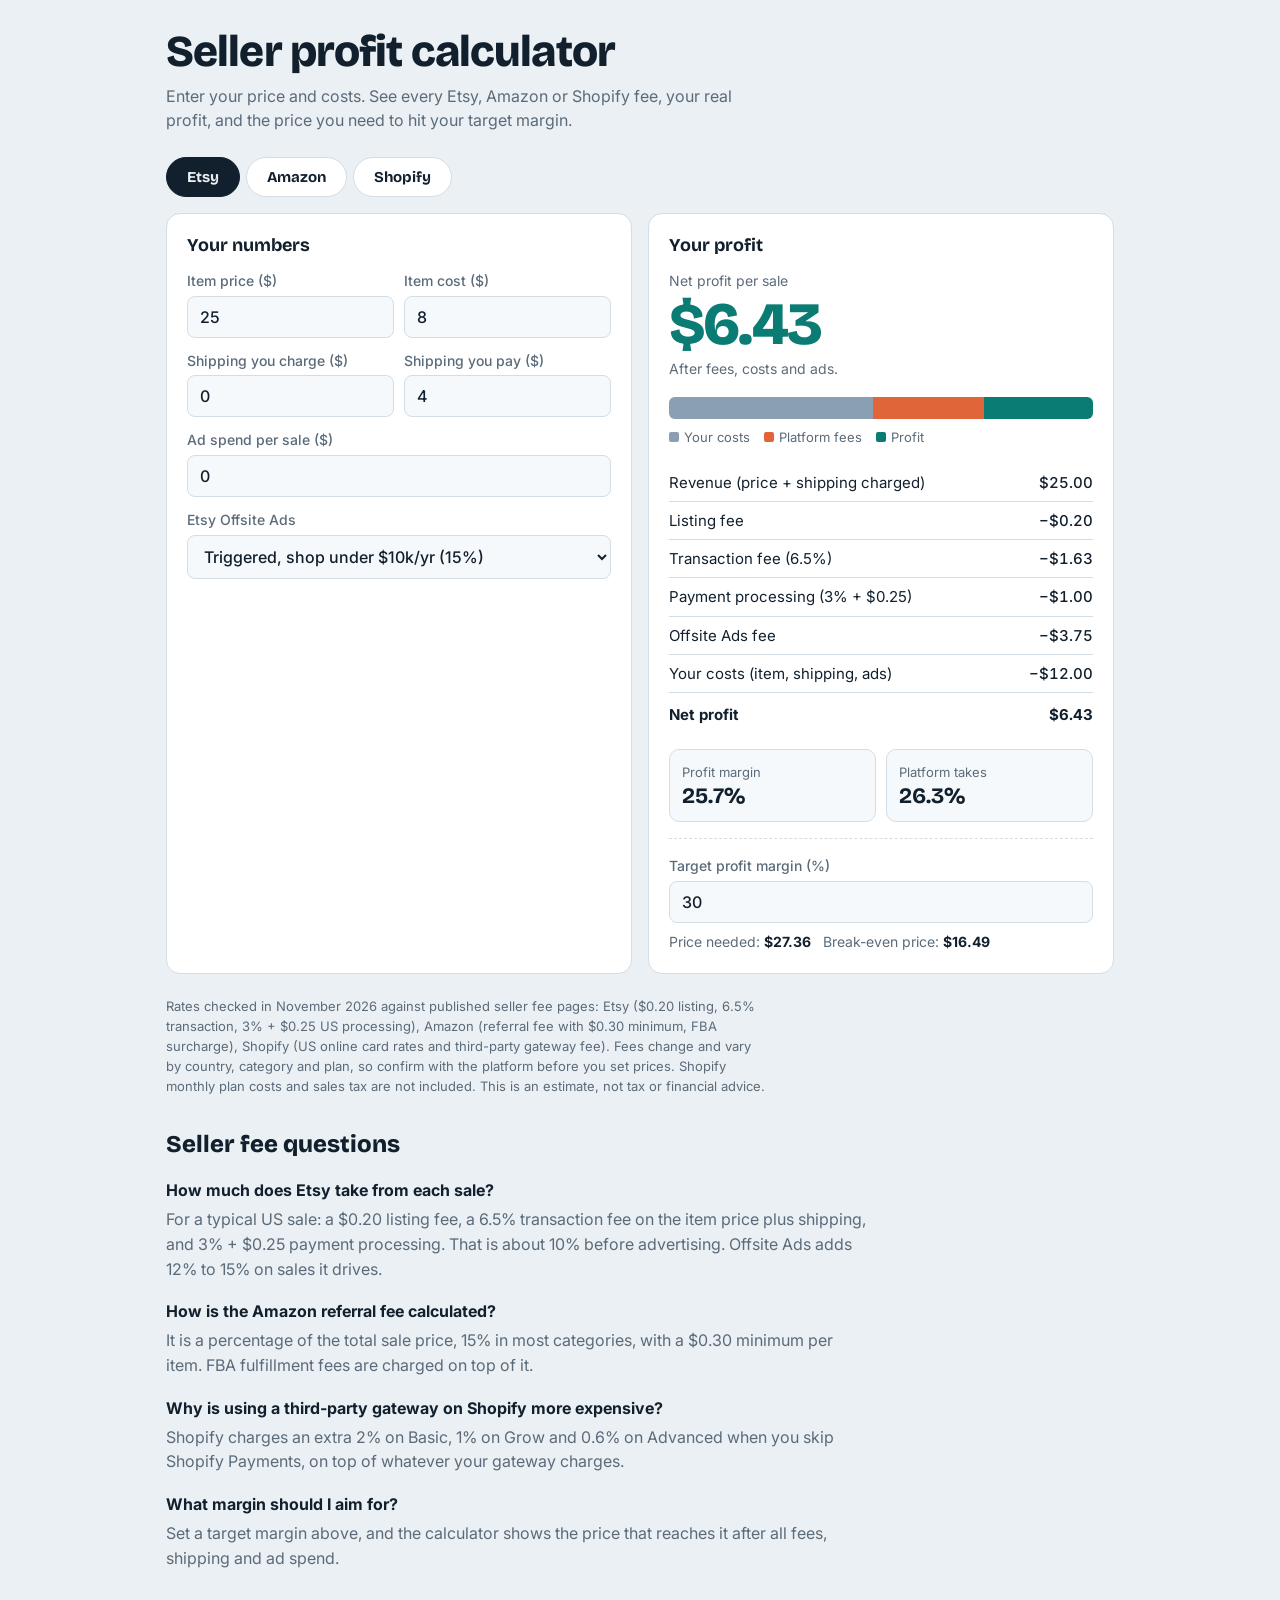
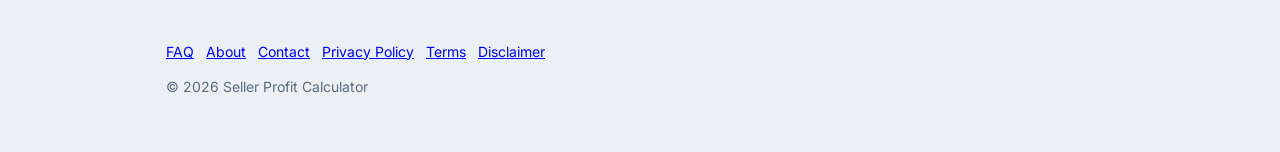
<file: seller-calculator-site/index.html>
<!DOCTYPE html>
<html lang="en">
<head>
<meta charset="utf-8">
<meta name="viewport" content="width=device-width, initial-scale=1, viewport-fit=cover">
<title>Seller Profit Calculator: Etsy, Amazon & Shopify Fees (2026)</title>
<link rel="canonical" href="https://YOURDOMAIN.com/index.html">
<meta name="description" content="Free Etsy, Amazon FBA and Shopify fee calculator. See fees, net profit, margin and the price you need to hit your target margin.">
<link rel="preconnect" href="https://fonts.googleapis.com">
<link href="https://fonts.googleapis.com/css2?family=Bricolage+Grotesque:wght@500;700;800&family=Inter:wght@400;500;600&display=swap" rel="stylesheet">
<style>
:root{--bg:#eaf0f4;--card:#fff;--ink:#12202e;--mute:#5b6b7a;--line:#d3dde5;--teal:#0a7c74;--fee:#e0663a;--cost:#8aa0b2;--bad:#b3261e;--field:#f6f9fb;
box-sizing:border-box;padding-top:env(safe-area-inset-top,0px);padding-bottom:env(safe-area-inset-bottom,0px)}
@media (prefers-color-scheme:dark){:root:not([data-theme="light"]){color-scheme:dark;--bg:#0e161e;--card:#16222d;--ink:#e8eff5;--mute:#92a4b4;--line:#27384a;--teal:#33c2b6;--fee:#f08455;--cost:#5d7488;--bad:#ff7b72;--field:#101a23}}
:root[data-theme="dark"]{color-scheme:dark;--bg:#0e161e;--card:#16222d;--ink:#e8eff5;--mute:#92a4b4;--line:#27384a;--teal:#33c2b6;--fee:#f08455;--cost:#5d7488;--bad:#ff7b72;--field:#101a23}
html{scroll-padding-top:env(safe-area-inset-top,0px)}
*{box-sizing:border-box}
body{margin:0;background:var(--bg);color:var(--ink);font:400 16px/1.55 Inter,system-ui,-apple-system,"Segoe UI",sans-serif}
.wrap{max-width:980px;margin:0 auto;padding:28px 16px 56px}
h1{font:800 clamp(28px,5vw,44px)/1.08 "Bricolage Grotesque",Inter,system-ui,sans-serif;margin:0 0 8px;letter-spacing:-.02em}
.sub{color:var(--mute);margin:0 0 24px;max-width:60ch}
.tabs{display:flex;gap:6px;margin-bottom:16px;flex-wrap:wrap}
.tab{font:700 15px "Bricolage Grotesque",Inter,sans-serif;border:1.5px solid var(--line);background:var(--card);color:var(--ink);padding:10px 20px;border-radius:999px;cursor:pointer}
.tab[aria-selected="true"]{background:var(--ink);color:var(--bg);border-color:var(--ink)}
.tab:focus-visible,input:focus-visible,select:focus-visible{outline:3px solid var(--teal);outline-offset:2px}
.grid{display:grid;grid-template-columns:1fr 1fr;gap:16px}
@media (max-width:760px){.grid{grid-template-columns:1fr}}
.card{background:var(--card);border:1px solid var(--line);border-radius:14px;padding:20px}
.card h2{font:700 18px "Bricolage Grotesque",Inter,sans-serif;margin:0 0 14px}
label{display:block;font-size:14px;font-weight:500;margin:0 0 12px}
label span{display:block;color:var(--mute);margin-bottom:4px}
input[type=number],select{width:100%;font:500 16px Inter,sans-serif;padding:10px 12px;border:1.5px solid var(--line);border-radius:8px;background:var(--field);color:var(--ink)}
.chk{display:flex;gap:10px;align-items:center;font-size:14px;margin:0 0 12px}
.chk input{width:18px;height:18px;accent-color:var(--teal)}
.row2{display:grid;grid-template-columns:1fr 1fr;gap:10px}
.panel[hidden]{display:none}
.big{font:800 clamp(40px,8vw,60px)/1 "Bricolage Grotesque",Inter,sans-serif;letter-spacing:-.03em;margin:2px 0 4px}
.big.neg{color:var(--bad)}.big.pos{color:var(--teal)}
.kicker{color:var(--mute);font-size:14px}
.bar{display:flex;height:22px;border-radius:6px;overflow:hidden;margin:18px 0 8px;background:var(--line)}
.bar i{display:block;height:100%;transition:width .25s}
.leg{display:flex;gap:14px;flex-wrap:wrap;font-size:13px;color:var(--mute);margin-bottom:16px}
.leg b{display:inline-block;width:10px;height:10px;border-radius:2px;margin-right:5px}
table{width:100%;border-collapse:collapse;font-size:15px}
td{padding:7px 0;border-bottom:1px solid var(--line)}
td:last-child{text-align:right;font-variant-numeric:tabular-nums;font-weight:500}
tr.tot td{font-weight:700;border-bottom:0;padding-top:10px}
.stats{display:grid;grid-template-columns:1fr 1fr;gap:10px;margin:16px 0 0}
.stat{background:var(--field);border:1px solid var(--line);border-radius:10px;padding:12px}
.stat small{display:block;color:var(--mute);font-size:13px}
.stat strong{font:700 22px "Bricolage Grotesque",Inter,sans-serif}
.tgt{margin-top:16px;padding-top:16px;border-top:1px dashed var(--line)}
.note{font-size:13px;color:var(--mute);margin-top:22px;max-width:75ch}
.faq{margin-top:34px}.faq h2{font:800 24px "Bricolage Grotesque",Inter,sans-serif}
.faq h3{font-size:16px;margin:18px 0 4px}.faq p{margin:0;color:var(--mute);max-width:70ch}
</style>
</head>
<body>
<div class="wrap">
<h1>Seller profit calculator</h1>
<p class="sub">Enter your price and costs. See every Etsy, Amazon or Shopify fee, your real profit, and the price you need to hit your target margin.</p>

<div class="tabs" role="tablist">
<button class="tab" role="tab" aria-selected="true" data-t="etsy">Etsy</button>
<button class="tab" role="tab" aria-selected="false" data-t="amazon">Amazon</button>
<button class="tab" role="tab" aria-selected="false" data-t="shopify">Shopify</button>
</div>

<div class="grid">
<div class="card">
<h2>Your numbers</h2>
<div class="row2">
<label><span>Item price ($)</span><input type="number" id="price" value="25" min="0" step="0.01" inputmode="decimal"></label>
<label><span>Item cost ($)</span><input type="number" id="cogs" value="8" min="0" step="0.01" inputmode="decimal"></label>
</div>
<div class="row2" id="shiprow">
<label><span>Shipping you charge ($)</span><input type="number" id="ship" value="0" min="0" step="0.01" inputmode="decimal"></label>
<label><span>Shipping you pay ($)</span><input type="number" id="shipc" value="4" min="0" step="0.01" inputmode="decimal"></label>
</div>
<label><span>Ad spend per sale ($)</span><input type="number" id="ads" value="0" min="0" step="0.01" inputmode="decimal"></label>

<div class="panel" data-p="etsy">
<label><span>Etsy Offsite Ads</span>
<select id="e_off"><option value="0">Not triggered</option><option value="0.15" selected>Triggered, shop under $10k/yr (15%)</option><option value="0.12">Triggered, shop over $10k/yr (12%)</option></select></label>
</div>

<div class="panel" data-p="amazon" hidden>
<label><span>Category (referral fee)</span>
<select id="a_cat"><option value="0.15">Most categories (15%)</option><option value="0.08">Consumer electronics / computers (8%)</option><option value="0.08">Full-size appliances (8%)</option><option value="0.12">Automotive / industrial (12%)</option><option value="0.10">Tires (10%)</option><option value="custom">Custom %</option></select></label>
<label id="a_cust_l" hidden><span>Custom referral fee (%)</span><input type="number" id="a_cust" value="15" min="0" max="100" step="0.1"></label>
<label><span>Fulfillment</span><select id="a_ful"><option value="fba">FBA (Amazon ships)</option><option value="fbm">FBM (you ship)</option></select></label>
<label id="a_fba_l"><span>FBA fulfillment fee ($, from Amazon’s fee table)</span><input type="number" id="a_fba" value="3.50" min="0" step="0.01" inputmode="decimal"></label>
<label id="a_sto_l"><span>Storage and other per unit ($)</span><input type="number" id="a_sto" value="0.20" min="0" step="0.01" inputmode="decimal"></label>
<div class="chk" id="a_sur_l"><input type="checkbox" id="a_sur" checked><label for="a_sur" style="margin:0">Add the 3.5% FBA fuel surcharge (since April 17, 2026)</label></div>
<div class="chk"><input type="checkbox" id="a_ind"><label for="a_ind" style="margin:0">Individual plan (+$0.99 per item)</label></div>
</div>

<div class="panel" data-p="shopify" hidden>
<label><span>Shopify plan</span><select id="s_plan"><option value="0.029|0.02">Basic (2.9% + $0.30)</option><option value="0.027|0.01">Grow (2.7% + $0.30)</option><option value="0.025|0.006">Advanced (2.5% + $0.30)</option></select></label>
<label><span>Payment gateway</span><select id="s_gw"><option value="sp">Shopify Payments</option><option value="tp">Third-party (PayPal, Stripe direct, etc.)</option></select></label>
<div class="row2" id="s_tp" hidden>
<label><span>Gateway rate (%)</span><input type="number" id="s_gr" value="2.9" min="0" step="0.01"></label>
<label><span>Gateway fixed fee ($)</span><input type="number" id="s_gf" value="0.30" min="0" step="0.01"></label>
</div>
<div class="chk"><input type="checkbox" id="s_int"><label for="s_int" style="margin:0">International card (+1.5%)</label></div>
</div>
</div>

<div class="card">
<h2>Your profit</h2>
<div class="kicker">Net profit per sale</div>
<div class="big" id="profit">$0.00</div>
<div class="kicker" id="verdict"></div>
<div class="bar" id="bar" aria-hidden="true"><i style="background:var(--cost)"></i><i style="background:var(--fee)"></i><i style="background:var(--teal)"></i></div>
<div class="leg"><span><b style="background:var(--cost)"></b>Your costs</span><span><b style="background:var(--fee)"></b>Platform fees</span><span><b style="background:var(--teal)"></b>Profit</span></div>
<table id="tbl"></table>
<div class="stats">
<div class="stat"><small>Profit margin</small><strong id="margin">0%</strong></div>
<div class="stat"><small>Platform takes</small><strong id="take">0%</strong></div>
</div>
<div class="tgt">
<label style="margin-bottom:8px"><span>Target profit margin (%)</span><input type="number" id="tm" value="30" min="1" max="90" step="1"></label>
<div class="kicker">Price needed: <strong id="tp" style="color:var(--ink)"></strong> &nbsp; Break-even price: <strong id="be" style="color:var(--ink)"></strong></div>
</div>
</div>
</div>

<p class="note">Rates checked in November 2026 against published seller fee pages: Etsy ($0.20 listing, 6.5% transaction, 3% + $0.25 US processing), Amazon (referral fee with $0.30 minimum, FBA surcharge), Shopify (US online card rates and third-party gateway fee). Fees change and vary by country, category and plan, so confirm with the platform before you set prices. Shopify monthly plan costs and sales tax are not included. This is an estimate, not tax or financial advice.</p>

<section class="faq">
<h2>Seller fee questions</h2>
<h3>How much does Etsy take from each sale?</h3>
<p>For a typical US sale: a $0.20 listing fee, a 6.5% transaction fee on the item price plus shipping, and 3% + $0.25 payment processing. That is about 10% before advertising. Offsite Ads adds 12% to 15% on sales it drives.</p>
<h3>How is the Amazon referral fee calculated?</h3>
<p>It is a percentage of the total sale price, 15% in most categories, with a $0.30 minimum per item. FBA fulfillment fees are charged on top of it.</p>
<h3>Why is using a third-party gateway on Shopify more expensive?</h3>
<p>Shopify charges an extra 2% on Basic, 1% on Grow and 0.6% on Advanced when you skip Shopify Payments, on top of whatever your gateway charges.</p>
<h3>What margin should I aim for?</h3>
<p>Set a target margin above, and the calculator shows the price that reaches it after all fees, shipping and ad spend.</p>
</section>
</div>

<script>
(function(){
var $=function(i){return document.getElementById(i)};
var tab='etsy';
function n(id){var v=parseFloat($(id).value);return isFinite(v)&&v>0?v:0}
function $$(x){var s=x<0?'-':'';return s+'$'+Math.abs(x).toFixed(2)}

function calc(price){
  var ship=n('ship'),shipc=n('shipc'),cogs=n('cogs'),ads=n('ads');
  var L=[],rev,fees=0,own=cogs+ads;
  if(tab==='etsy'){
    rev=price+ship;
    var lf=0.20,tf=0.065*rev,pf=0.03*rev+0.25,of=parseFloat($('e_off').value)*rev;
    L=[['Listing fee',lf],['Transaction fee (6.5%)',tf],['Payment processing (3% + $0.25)',pf]];
    if(of)L.push(['Offsite Ads fee',of]);
    fees=lf+tf+pf+of;own+=shipc;
  }else if(tab==='amazon'){
    var fba=$('a_ful').value==='fba';
    rev=price+(fba?0:ship);
    var pct=$('a_cat').value==='custom'?n('a_cust')/100:parseFloat($('a_cat').value);
    var rf=Math.max(0.30,pct*rev);
    L=[['Referral fee',rf]];fees=rf;
    if(fba){
      var ff=n('a_fba')*($('a_sur').checked?1.035:1);
      L.push(['FBA fulfillment fee',ff]);fees+=ff;
      var st=n('a_sto');if(st){L.push(['Storage and other',st]);fees+=st}
    }else own+=shipc;
    if($('a_ind').checked){L.push(['Individual plan fee',0.99]);fees+=0.99}
  }else{
    rev=price+ship;
    var pl=$('s_plan').value.split('|'),pr=parseFloat(pl[0]),tpf=parseFloat(pl[1]);
    if($('s_gw').value==='sp'){
      var a=pr*rev,b=0.30;L=[['Card processing ('+(pr*100).toFixed(1)+'%)',a],['Fixed fee ($0.30)',b]];fees=a+b;
    }else{
      var g=n('s_gr')/100*rev,gf=n('s_gf'),t=tpf*rev;
      L=[['Gateway rate',g],['Gateway fixed fee',gf],['Shopify third-party fee ('+(tpf*100).toFixed(1)+'%)',t]];fees=g+gf+t;
    }
    if($('s_int').checked){var ic=0.015*rev;L.push(['International card (1.5%)',ic]);fees+=ic}
    own+=shipc;
  }
  return {rev:rev,fees:fees,own:own,L:L,profit:rev-fees-own};
}
function solve(target){
  var lo=0,hi=100000,i,m;
  for(i=0;i<60;i++){
    var mid=(lo+hi)/2,r=calc(mid);
    m=r.rev>0?r.profit/r.rev:-1;
    if(m<target)lo=mid;else hi=mid;
  }
  return hi>=99999?null:hi;
}
function render(){
  var price=n('price'),r=calc(price);
  var p=$('profit');p.textContent=$$(r.profit);p.className='big '+(r.profit<0?'neg':'pos');
  $('verdict').textContent=r.profit<0?'You lose money on this sale at this price.':'After fees, costs and ads.';
  var t='<tr><td>Revenue (price + shipping charged)</td><td>'+$$(r.rev)+'</td></tr>';
  r.L.forEach(function(x){t+='<tr><td>'+x[0]+'</td><td>−'+$$(x[1])+'</td></tr>'});
  t+='<tr><td>Your costs (item, shipping, ads)</td><td>−'+$$(r.own)+'</td></tr><tr class="tot"><td>Net profit</td><td>'+$$(r.profit)+'</td></tr>';
  $('tbl').innerHTML=t;
  var base=Math.max(r.rev,0.0001),pc=Math.min(100,r.own/base*100),fc=Math.min(100-pc,r.fees/base*100),pp=Math.max(0,100-pc-fc);
  var bs=$('bar').children;bs[0].style.width=pc+'%';bs[1].style.width=fc+'%';bs[2].style.width=pp+'%';
  $('margin').textContent=(r.rev>0?r.profit/r.rev*100:0).toFixed(1)+'%';
  $('take').textContent=(r.rev>0?r.fees/r.rev*100:0).toFixed(1)+'%';
  var tm=Math.min(90,Math.max(1,n('tm')))/100,tp=solve(tm),be=solve(0);
  $('tp').textContent=tp===null?'n/a':$$(tp);$('be').textContent=be===null?'n/a':$$(be);
}
function show(){
  document.querySelectorAll('.tab').forEach(function(b){b.setAttribute('aria-selected',b.dataset.t===tab)});
  document.querySelectorAll('.panel').forEach(function(p){p.hidden=p.dataset.p!==tab});
  var fbaOn=tab==='amazon'&&$('a_ful').value==='fba';
  $('shiprow').style.display=fbaOn?'none':'';
  if(tab==='amazon'){$('a_fba_l').hidden=$('a_sto_l').hidden=$('a_sur_l').hidden=!fbaOn}
  $('a_cust_l').hidden=$('a_cat').value!=='custom';
  $('s_tp').hidden=$('s_gw').value!=='tp';
  render();
}
document.querySelectorAll('.tab').forEach(function(b){b.addEventListener('click',function(){tab=b.dataset.t;show()})});
document.querySelectorAll('input,select').forEach(function(e){e.addEventListener('input',show);e.addEventListener('change',show)});
show();
})();
</script>
<footer style="max-width:980px;margin:0 auto;padding:0 16px 40px;font-size:14px;color:var(--mute)"><p><a href="faq.html">FAQ</a> &nbsp; <a href="about.html">About</a> &nbsp; <a href="contact.html">Contact</a> &nbsp; <a href="privacy-policy.html">Privacy Policy</a> &nbsp; <a href="terms.html">Terms</a> &nbsp; <a href="disclaimer.html">Disclaimer</a></p><p>&copy; 2026 Seller Profit Calculator</p></footer>
</body>
</html>
</file>
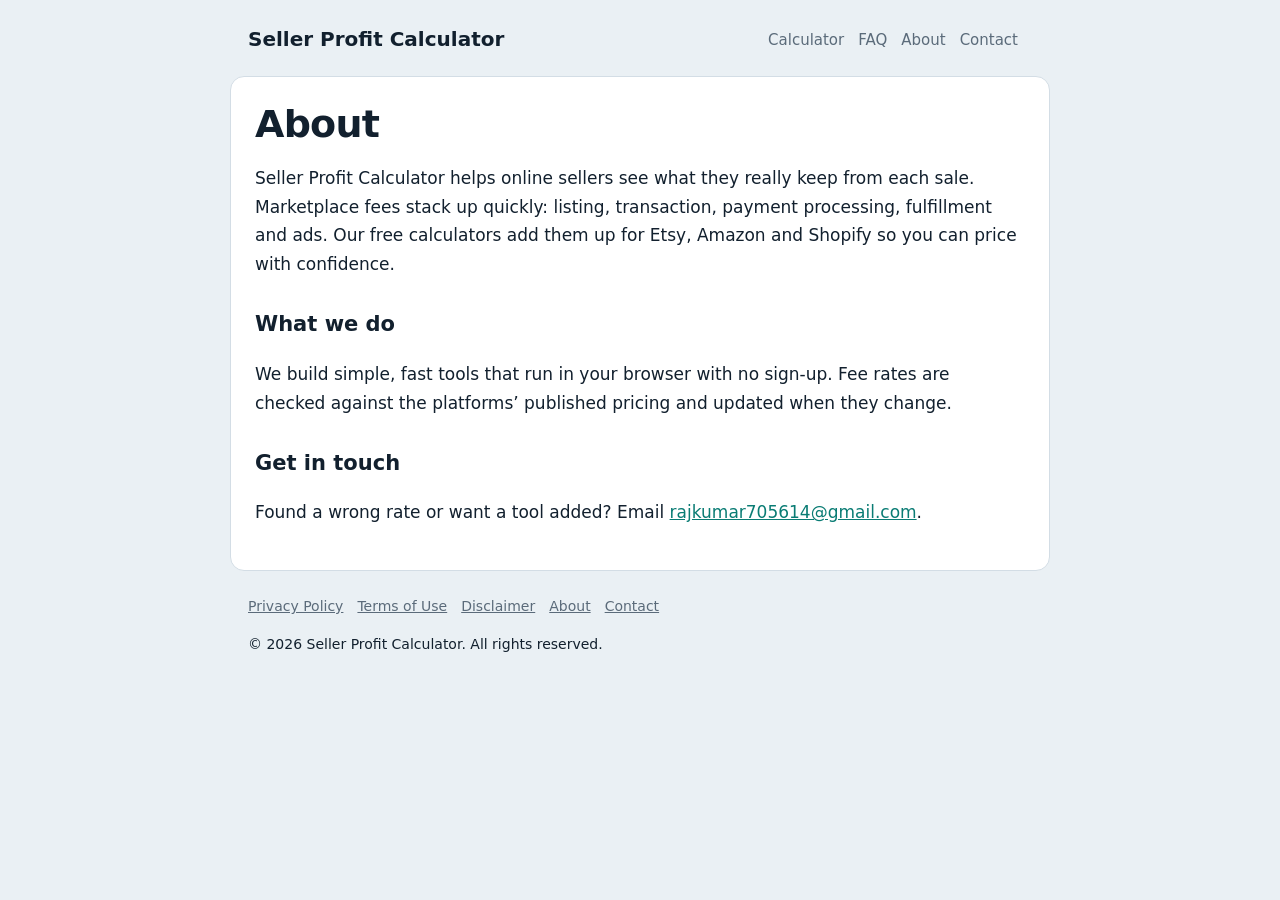
<file: seller-calculator-site/about.html>
<!DOCTYPE html>
<html lang="en"><head><meta charset="utf-8"><meta name="viewport" content="width=device-width, initial-scale=1">
<title>About | Seller Profit Calculator</title><meta name="description" content="Who runs this site and why we built these calculators.">
<link rel="canonical" href="https://YOURDOMAIN.com/about.html"><link rel="stylesheet" href="style.css"></head>
<body><header><a class="logo" href="index.html">Seller Profit Calculator</a><nav><a href="index.html">Calculator</a><a href="faq.html">FAQ</a><a href="about.html">About</a><a href="contact.html">Contact</a></nav></header>
<main><h1>About</h1>
<p>Seller Profit Calculator helps online sellers see what they really keep from each sale. Marketplace fees stack up quickly: listing, transaction, payment processing, fulfillment and ads. Our free calculators add them up for Etsy, Amazon and Shopify so you can price with confidence.</p>
<h2>What we do</h2>
<p>We build simple, fast tools that run in your browser with no sign-up. Fee rates are checked against the platforms&rsquo; published pricing and updated when they change.</p>
<h2>Get in touch</h2>
<p>Found a wrong rate or want a tool added? Email <a href="mailto:rajkumar705614@gmail.com">rajkumar705614@gmail.com</a>.</p></main>
<footer><p><a href="privacy-policy.html">Privacy Policy</a><a href="terms.html">Terms of Use</a><a href="disclaimer.html">Disclaimer</a><a href="about.html">About</a><a href="contact.html">Contact</a></p><p>&copy; 2026 Seller Profit Calculator. All rights reserved.</p></footer></body></html>
</file>
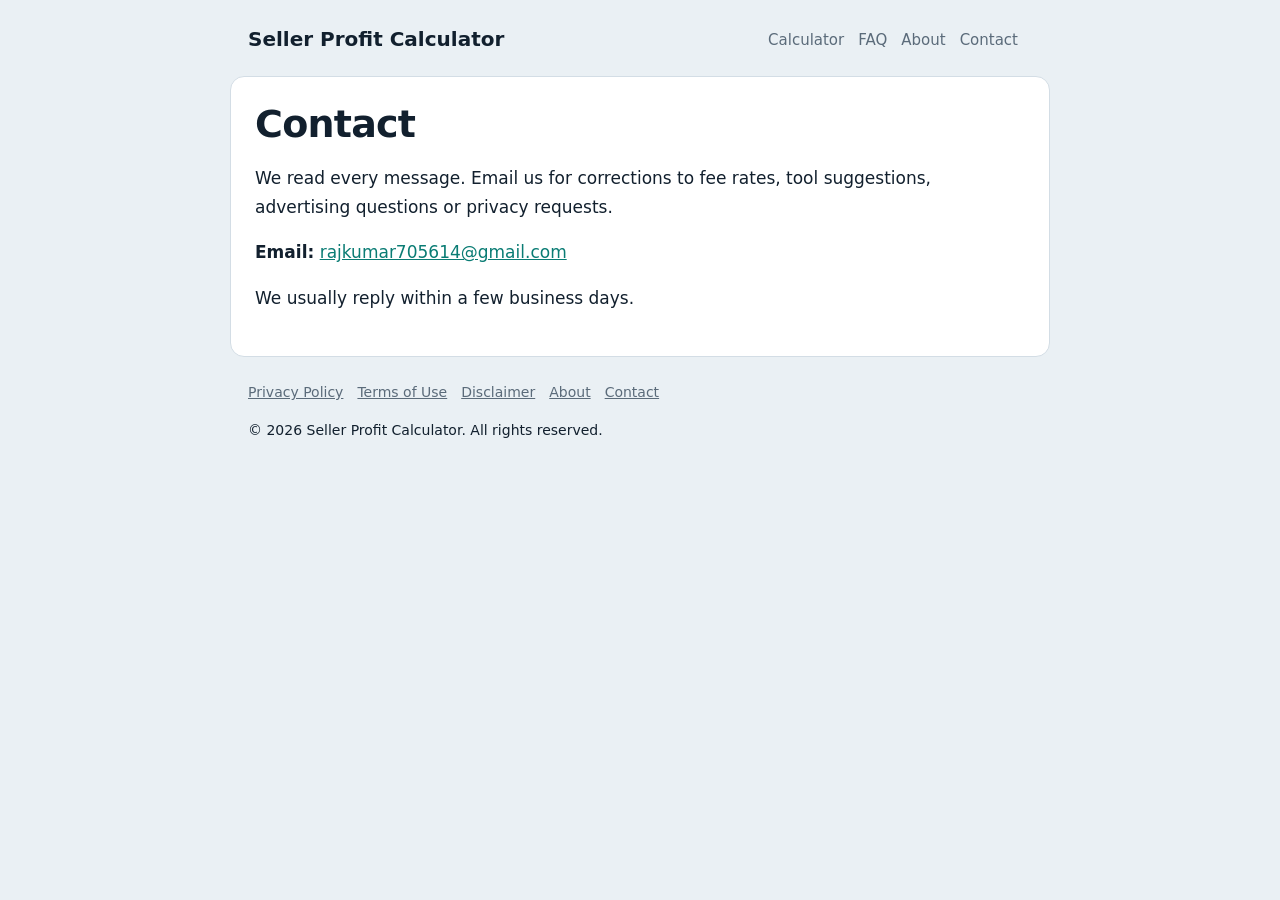
<file: seller-calculator-site/contact.html>
<!DOCTYPE html>
<html lang="en"><head><meta charset="utf-8"><meta name="viewport" content="width=device-width, initial-scale=1">
<title>Contact | Seller Profit Calculator</title><meta name="description" content="Contact us about the calculators, corrections or suggestions.">
<link rel="canonical" href="https://YOURDOMAIN.com/contact.html"><link rel="stylesheet" href="style.css"></head>
<body><header><a class="logo" href="index.html">Seller Profit Calculator</a><nav><a href="index.html">Calculator</a><a href="faq.html">FAQ</a><a href="about.html">About</a><a href="contact.html">Contact</a></nav></header>
<main><h1>Contact</h1>
<p>We read every message. Email us for corrections to fee rates, tool suggestions, advertising questions or privacy requests.</p>
<p><strong>Email:</strong> <a href="mailto:rajkumar705614@gmail.com">rajkumar705614@gmail.com</a></p>
<p>We usually reply within a few business days.</p></main>
<footer><p><a href="privacy-policy.html">Privacy Policy</a><a href="terms.html">Terms of Use</a><a href="disclaimer.html">Disclaimer</a><a href="about.html">About</a><a href="contact.html">Contact</a></p><p>&copy; 2026 Seller Profit Calculator. All rights reserved.</p></footer></body></html>
</file>
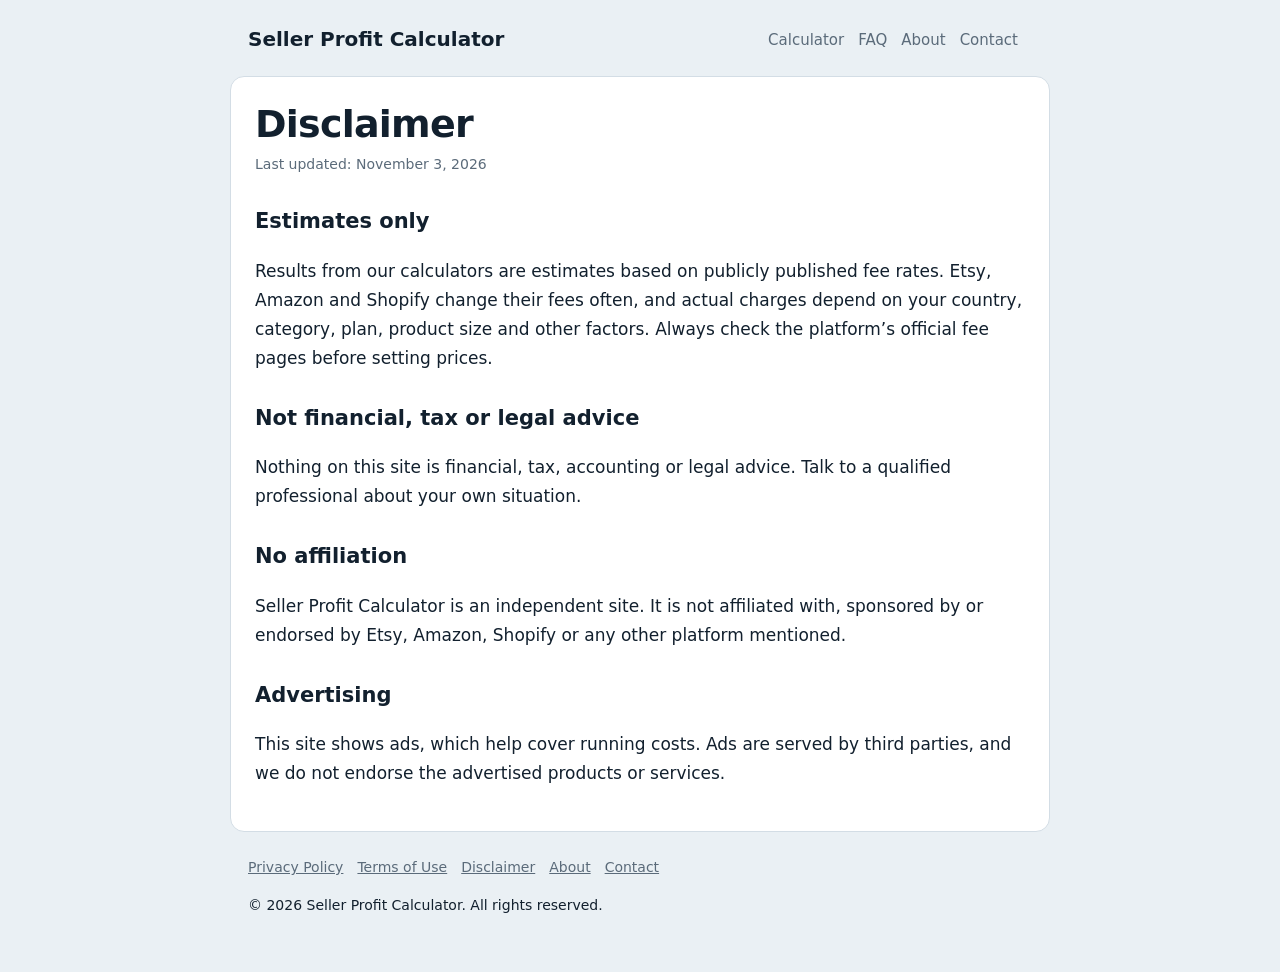
<file: seller-calculator-site/disclaimer.html>
<!DOCTYPE html>
<html lang="en"><head><meta charset="utf-8"><meta name="viewport" content="width=device-width, initial-scale=1">
<title>Disclaimer | Seller Profit Calculator</title><meta name="description" content="Important limits on the information and calculators provided.">
<link rel="canonical" href="https://YOURDOMAIN.com/disclaimer.html"><link rel="stylesheet" href="style.css"></head>
<body><header><a class="logo" href="index.html">Seller Profit Calculator</a><nav><a href="index.html">Calculator</a><a href="faq.html">FAQ</a><a href="about.html">About</a><a href="contact.html">Contact</a></nav></header>
<main><h1>Disclaimer</h1>
<p class="upd">Last updated: November 3, 2026</p>
<h2>Estimates only</h2>
<p>Results from our calculators are estimates based on publicly published fee rates. Etsy, Amazon and Shopify change their fees often, and actual charges depend on your country, category, plan, product size and other factors. Always check the platform&rsquo;s official fee pages before setting prices.</p>
<h2>Not financial, tax or legal advice</h2>
<p>Nothing on this site is financial, tax, accounting or legal advice. Talk to a qualified professional about your own situation.</p>
<h2>No affiliation</h2>
<p>Seller Profit Calculator is an independent site. It is not affiliated with, sponsored by or endorsed by Etsy, Amazon, Shopify or any other platform mentioned.</p>
<h2>Advertising</h2>
<p>This site shows ads, which help cover running costs. Ads are served by third parties, and we do not endorse the advertised products or services.</p></main>
<footer><p><a href="privacy-policy.html">Privacy Policy</a><a href="terms.html">Terms of Use</a><a href="disclaimer.html">Disclaimer</a><a href="about.html">About</a><a href="contact.html">Contact</a></p><p>&copy; 2026 Seller Profit Calculator. All rights reserved.</p></footer></body></html>
</file>
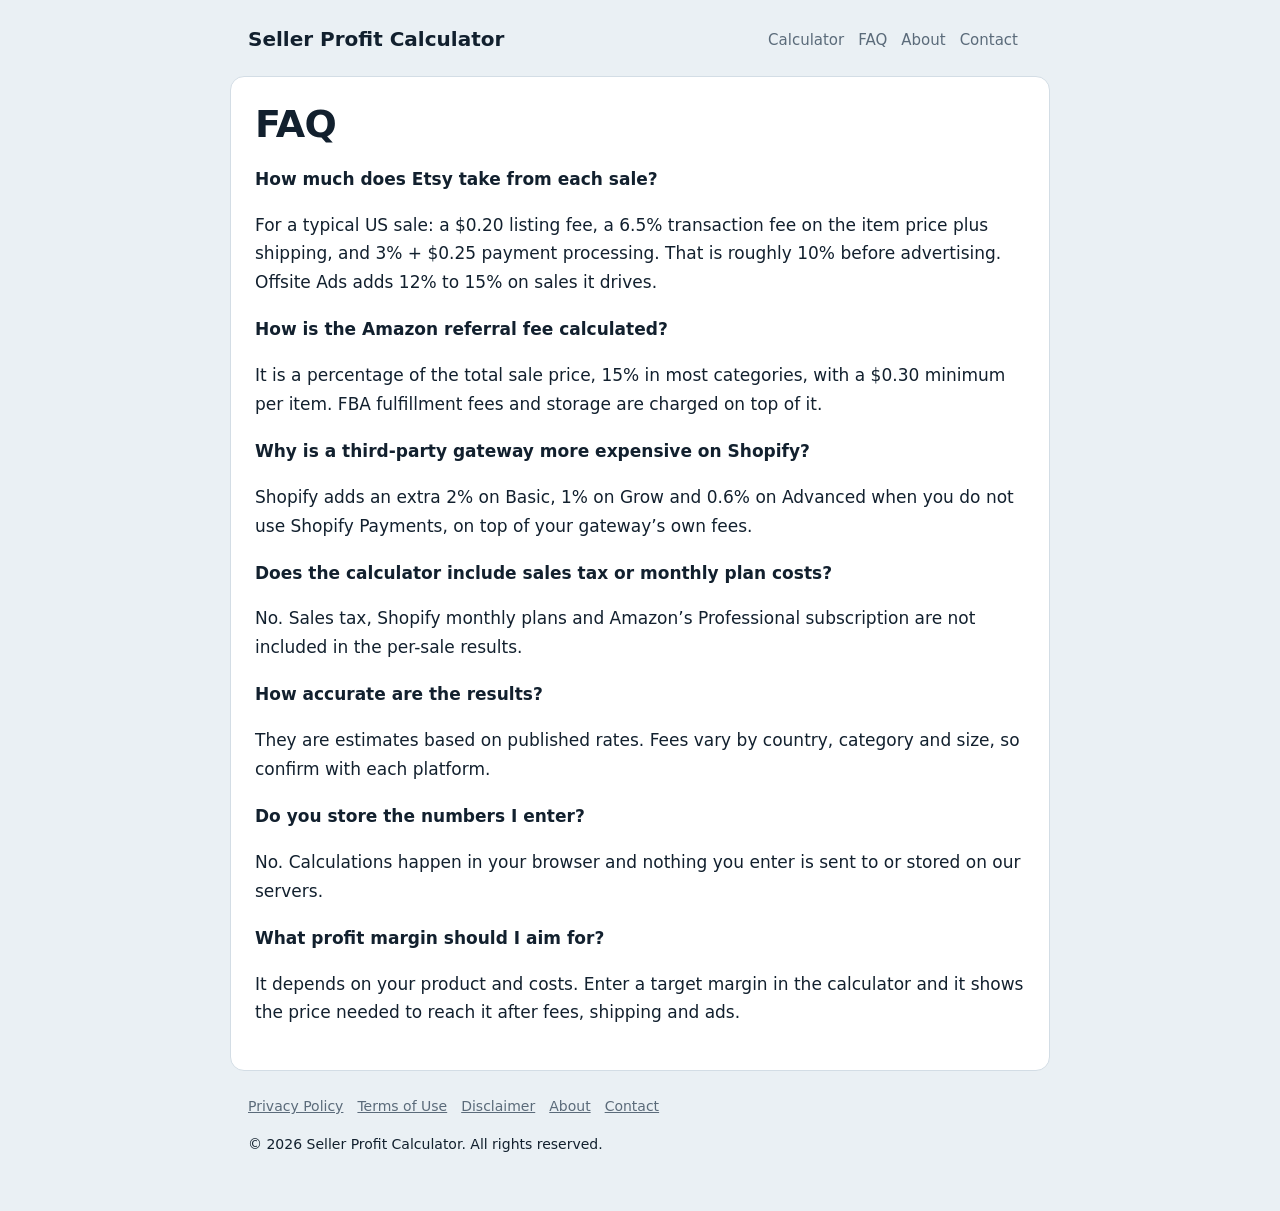
<file: seller-calculator-site/faq.html>
<!DOCTYPE html>
<html lang="en"><head><meta charset="utf-8"><meta name="viewport" content="width=device-width, initial-scale=1">
<title>FAQ | Seller Profit Calculator</title><meta name="description" content="Answers about Etsy, Amazon and Shopify fees and how the calculator works.">
<link rel="canonical" href="https://YOURDOMAIN.com/faq.html"><link rel="stylesheet" href="style.css"><script type="application/ld+json">{"@context": "https://schema.org", "@type": "FAQPage", "mainEntity": [{"@type": "Question", "name": "How much does Etsy take from each sale?", "acceptedAnswer": {"@type": "Answer", "text": "For a typical US sale: a $0.20 listing fee, a 6.5% transaction fee on the item price plus shipping, and 3% + $0.25 payment processing. That is roughly 10% before advertising. Offsite Ads adds 12% to 15% on sales it drives."}}, {"@type": "Question", "name": "How is the Amazon referral fee calculated?", "acceptedAnswer": {"@type": "Answer", "text": "It is a percentage of the total sale price, 15% in most categories, with a $0.30 minimum per item. FBA fulfillment fees and storage are charged on top of it."}}, {"@type": "Question", "name": "Why is a third-party gateway more expensive on Shopify?", "acceptedAnswer": {"@type": "Answer", "text": "Shopify adds an extra 2% on Basic, 1% on Grow and 0.6% on Advanced when you do not use Shopify Payments, on top of your gateway's own fees."}}, {"@type": "Question", "name": "Does the calculator include sales tax or monthly plan costs?", "acceptedAnswer": {"@type": "Answer", "text": "No. Sales tax, Shopify monthly plans and Amazon's Professional subscription are not included in the per-sale results."}}, {"@type": "Question", "name": "How accurate are the results?", "acceptedAnswer": {"@type": "Answer", "text": "They are estimates based on published rates. Fees vary by country, category and size, so confirm with each platform."}}, {"@type": "Question", "name": "Do you store the numbers I enter?", "acceptedAnswer": {"@type": "Answer", "text": "No. Calculations happen in your browser and nothing you enter is sent to or stored on our servers."}}, {"@type": "Question", "name": "What profit margin should I aim for?", "acceptedAnswer": {"@type": "Answer", "text": "It depends on your product and costs. Enter a target margin in the calculator and it shows the price needed to reach it after fees, shipping and ads."}}]}</script></head>
<body><header><a class="logo" href="index.html">Seller Profit Calculator</a><nav><a href="index.html">Calculator</a><a href="faq.html">FAQ</a><a href="about.html">About</a><a href="contact.html">Contact</a></nav></header>
<main><h1>FAQ</h1><h3>How much does Etsy take from each sale?</h3><p>For a typical US sale: a $0.20 listing fee, a 6.5% transaction fee on the item price plus shipping, and 3% + $0.25 payment processing. That is roughly 10% before advertising. Offsite Ads adds 12% to 15% on sales it drives.</p><h3>How is the Amazon referral fee calculated?</h3><p>It is a percentage of the total sale price, 15% in most categories, with a $0.30 minimum per item. FBA fulfillment fees and storage are charged on top of it.</p><h3>Why is a third-party gateway more expensive on Shopify?</h3><p>Shopify adds an extra 2% on Basic, 1% on Grow and 0.6% on Advanced when you do not use Shopify Payments, on top of your gateway&rsquo;s own fees.</p><h3>Does the calculator include sales tax or monthly plan costs?</h3><p>No. Sales tax, Shopify monthly plans and Amazon&rsquo;s Professional subscription are not included in the per-sale results.</p><h3>How accurate are the results?</h3><p>They are estimates based on published rates. Fees vary by country, category and size, so confirm with each platform.</p><h3>Do you store the numbers I enter?</h3><p>No. Calculations happen in your browser and nothing you enter is sent to or stored on our servers.</p><h3>What profit margin should I aim for?</h3><p>It depends on your product and costs. Enter a target margin in the calculator and it shows the price needed to reach it after fees, shipping and ads.</p></main>
<footer><p><a href="privacy-policy.html">Privacy Policy</a><a href="terms.html">Terms of Use</a><a href="disclaimer.html">Disclaimer</a><a href="about.html">About</a><a href="contact.html">Contact</a></p><p>&copy; 2026 Seller Profit Calculator. All rights reserved.</p></footer></body></html>
</file>
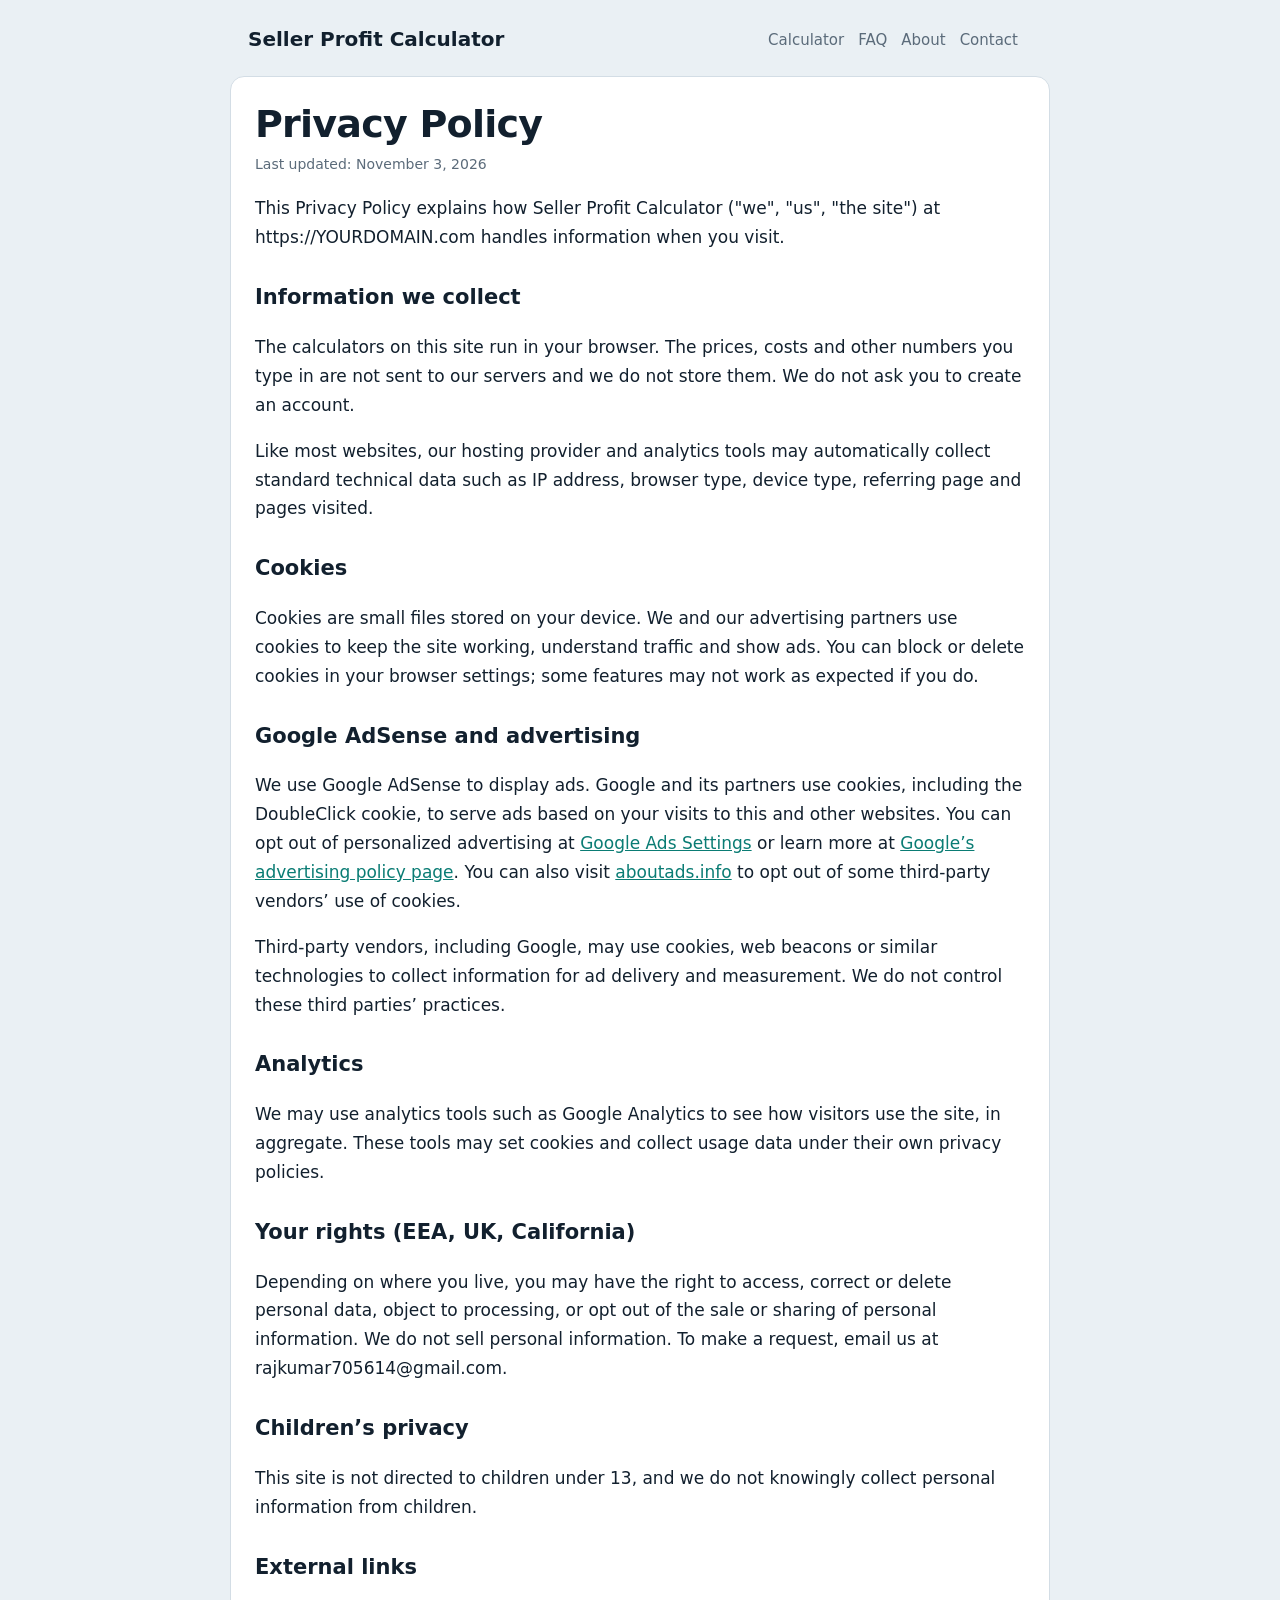
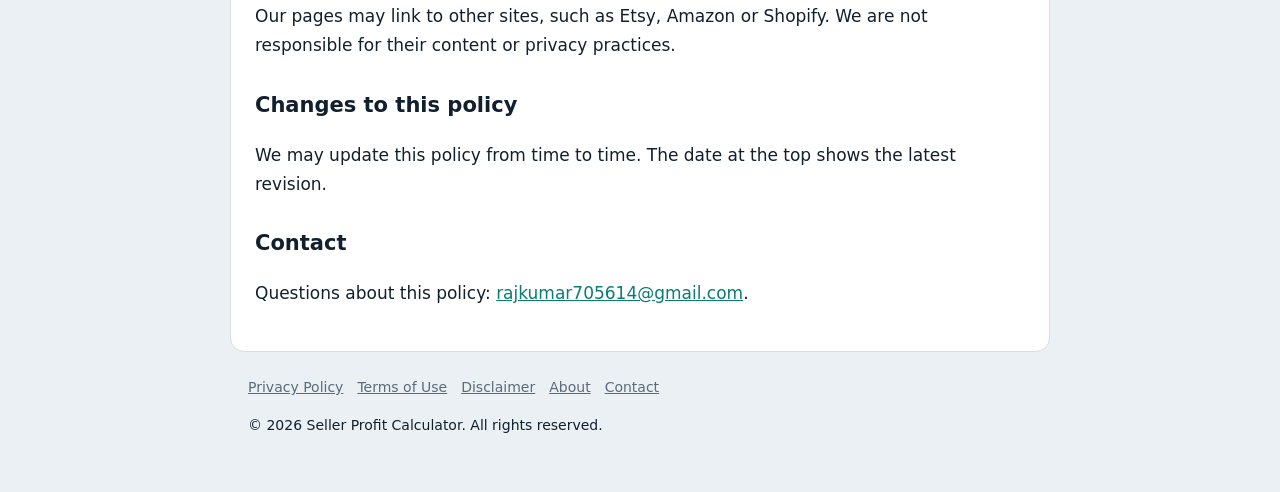
<file: seller-calculator-site/privacy-policy.html>
<!DOCTYPE html>
<html lang="en"><head><meta charset="utf-8"><meta name="viewport" content="width=device-width, initial-scale=1">
<title>Privacy Policy | Seller Profit Calculator</title><meta name="description" content="How this site handles data, cookies and advertising.">
<link rel="canonical" href="https://YOURDOMAIN.com/privacy-policy.html"><link rel="stylesheet" href="style.css"></head>
<body><header><a class="logo" href="index.html">Seller Profit Calculator</a><nav><a href="index.html">Calculator</a><a href="faq.html">FAQ</a><a href="about.html">About</a><a href="contact.html">Contact</a></nav></header>
<main><h1>Privacy Policy</h1>
<p class="upd">Last updated: November 3, 2026</p>
<p>This Privacy Policy explains how Seller Profit Calculator ("we", "us", "the site") at https://YOURDOMAIN.com handles information when you visit.</p>
<h2>Information we collect</h2>
<p>The calculators on this site run in your browser. The prices, costs and other numbers you type in are not sent to our servers and we do not store them. We do not ask you to create an account.</p>
<p>Like most websites, our hosting provider and analytics tools may automatically collect standard technical data such as IP address, browser type, device type, referring page and pages visited.</p>
<h2>Cookies</h2>
<p>Cookies are small files stored on your device. We and our advertising partners use cookies to keep the site working, understand traffic and show ads. You can block or delete cookies in your browser settings; some features may not work as expected if you do.</p>
<h2>Google AdSense and advertising</h2>
<p>We use Google AdSense to display ads. Google and its partners use cookies, including the DoubleClick cookie, to serve ads based on your visits to this and other websites. You can opt out of personalized advertising at <a href="https://adssettings.google.com" rel="noopener">Google Ads Settings</a> or learn more at <a href="https://policies.google.com/technologies/ads" rel="noopener">Google&rsquo;s advertising policy page</a>. You can also visit <a href="https://www.aboutads.info" rel="noopener">aboutads.info</a> to opt out of some third-party vendors&rsquo; use of cookies.</p>
<p>Third-party vendors, including Google, may use cookies, web beacons or similar technologies to collect information for ad delivery and measurement. We do not control these third parties&rsquo; practices.</p>
<h2>Analytics</h2>
<p>We may use analytics tools such as Google Analytics to see how visitors use the site, in aggregate. These tools may set cookies and collect usage data under their own privacy policies.</p>
<h2>Your rights (EEA, UK, California)</h2>
<p>Depending on where you live, you may have the right to access, correct or delete personal data, object to processing, or opt out of the sale or sharing of personal information. We do not sell personal information. To make a request, email us at rajkumar705614@gmail.com.</p>
<h2>Children&rsquo;s privacy</h2>
<p>This site is not directed to children under 13, and we do not knowingly collect personal information from children.</p>
<h2>External links</h2>
<p>Our pages may link to other sites, such as Etsy, Amazon or Shopify. We are not responsible for their content or privacy practices.</p>
<h2>Changes to this policy</h2>
<p>We may update this policy from time to time. The date at the top shows the latest revision.</p>
<h2>Contact</h2>
<p>Questions about this policy: <a href="mailto:rajkumar705614@gmail.com">rajkumar705614@gmail.com</a>.</p></main>
<footer><p><a href="privacy-policy.html">Privacy Policy</a><a href="terms.html">Terms of Use</a><a href="disclaimer.html">Disclaimer</a><a href="about.html">About</a><a href="contact.html">Contact</a></p><p>&copy; 2026 Seller Profit Calculator. All rights reserved.</p></footer></body></html>
</file>
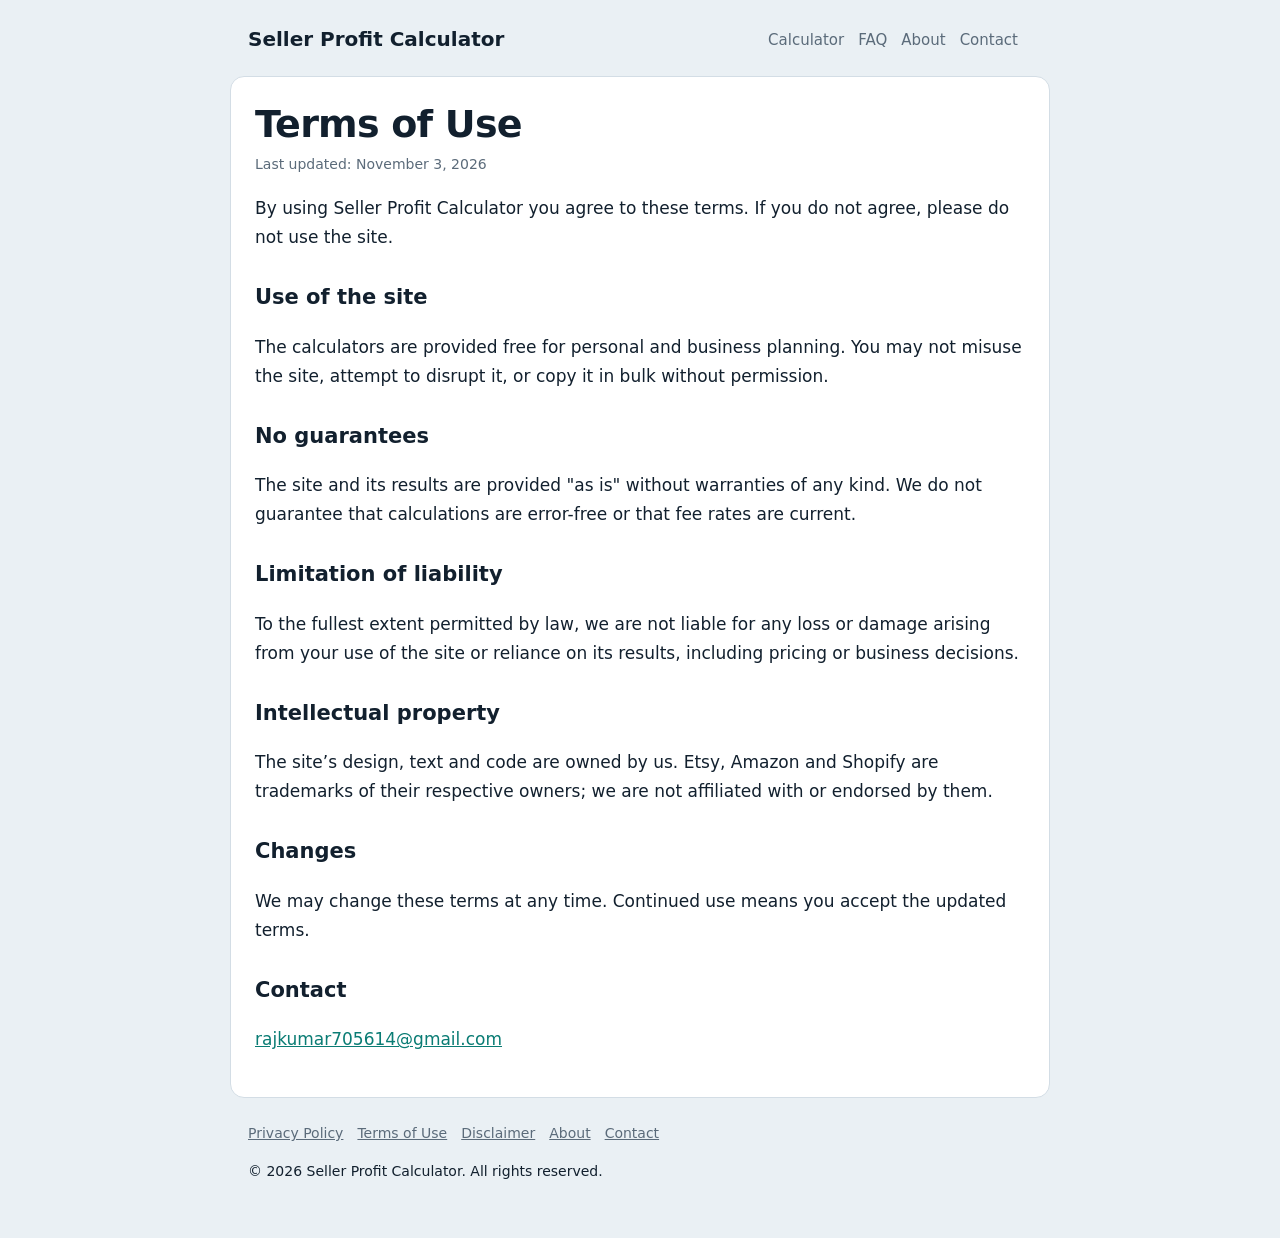
<file: seller-calculator-site/terms.html>
<!DOCTYPE html>
<html lang="en"><head><meta charset="utf-8"><meta name="viewport" content="width=device-width, initial-scale=1">
<title>Terms of Use | Seller Profit Calculator</title><meta name="description" content="Terms for using this website and its calculators.">
<link rel="canonical" href="https://YOURDOMAIN.com/terms.html"><link rel="stylesheet" href="style.css"></head>
<body><header><a class="logo" href="index.html">Seller Profit Calculator</a><nav><a href="index.html">Calculator</a><a href="faq.html">FAQ</a><a href="about.html">About</a><a href="contact.html">Contact</a></nav></header>
<main><h1>Terms of Use</h1>
<p class="upd">Last updated: November 3, 2026</p>
<p>By using Seller Profit Calculator you agree to these terms. If you do not agree, please do not use the site.</p>
<h2>Use of the site</h2>
<p>The calculators are provided free for personal and business planning. You may not misuse the site, attempt to disrupt it, or copy it in bulk without permission.</p>
<h2>No guarantees</h2>
<p>The site and its results are provided "as is" without warranties of any kind. We do not guarantee that calculations are error-free or that fee rates are current.</p>
<h2>Limitation of liability</h2>
<p>To the fullest extent permitted by law, we are not liable for any loss or damage arising from your use of the site or reliance on its results, including pricing or business decisions.</p>
<h2>Intellectual property</h2>
<p>The site&rsquo;s design, text and code are owned by us. Etsy, Amazon and Shopify are trademarks of their respective owners; we are not affiliated with or endorsed by them.</p>
<h2>Changes</h2>
<p>We may change these terms at any time. Continued use means you accept the updated terms.</p>
<h2>Contact</h2>
<p><a href="mailto:rajkumar705614@gmail.com">rajkumar705614@gmail.com</a></p></main>
<footer><p><a href="privacy-policy.html">Privacy Policy</a><a href="terms.html">Terms of Use</a><a href="disclaimer.html">Disclaimer</a><a href="about.html">About</a><a href="contact.html">Contact</a></p><p>&copy; 2026 Seller Profit Calculator. All rights reserved.</p></footer></body></html>
</file>
<file: seller-calculator-site/style.css>
:root{--bg:#eaf0f4;--card:#fff;--ink:#12202e;--mute:#5b6b7a;--line:#d3dde5;--teal:#0a7c74}
@media (prefers-color-scheme:dark){:root{color-scheme:dark;--bg:#0e161e;--card:#16222d;--ink:#e8eff5;--mute:#92a4b4;--line:#27384a;--teal:#33c2b6}}
*{box-sizing:border-box}
body{margin:0;background:var(--bg);color:var(--ink);font:400 17px/1.7 Inter,system-ui,-apple-system,"Segoe UI",sans-serif}
header,main,footer{max-width:820px;margin:0 auto;padding:0 18px}
header{padding-top:22px;padding-bottom:10px;display:flex;gap:18px;flex-wrap:wrap;align-items:center;justify-content:space-between}
header a.logo{font-weight:800;font-size:20px;color:var(--ink);text-decoration:none}
nav a{color:var(--mute);text-decoration:none;margin-right:14px;font-size:15px}
nav a:hover,footer a:hover{color:var(--teal)}
main{background:var(--card);border:1px solid var(--line);border-radius:14px;padding:26px 24px;margin-top:10px;margin-bottom:24px}
h1{font-size:clamp(28px,5vw,38px);line-height:1.15;margin:0 0 6px;letter-spacing:-.02em}
h2{font-size:21px;margin:28px 0 6px}
h3{font-size:17px;margin:18px 0 2px}
p,li{color:var(--ink)}
.upd{color:var(--mute);font-size:14px;margin:0 0 18px}
a{color:var(--teal)}
footer{padding-bottom:40px;color:var(--mute);font-size:14px}
footer a{color:var(--mute);margin-right:14px}
</file>
